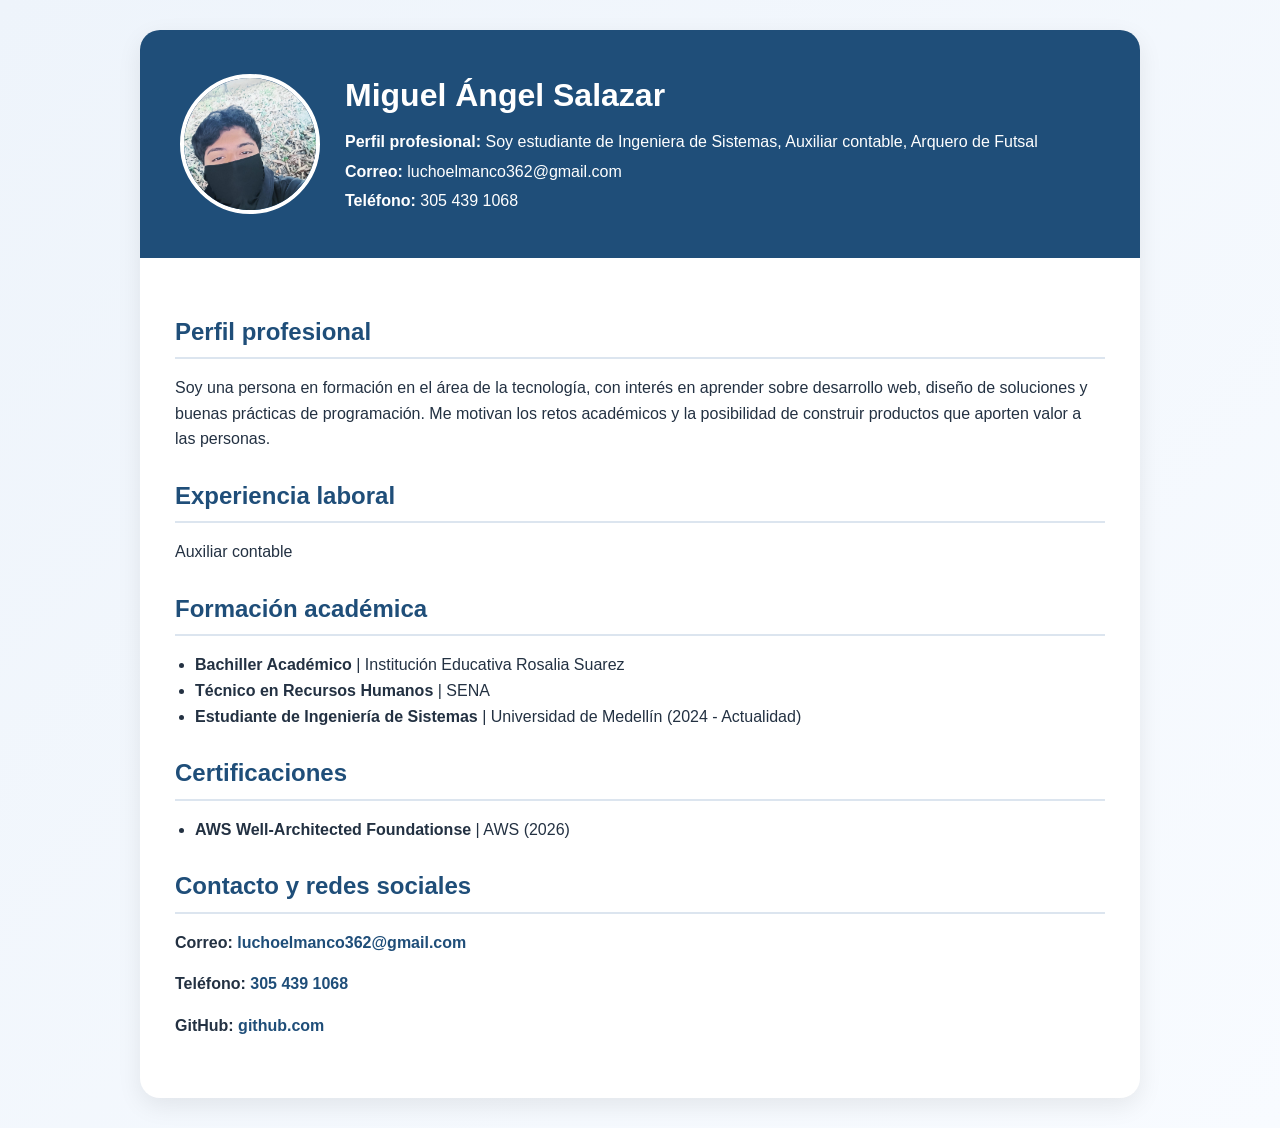
<file: ia/index.html>
<!DOCTYPE html>
<html lang="es">
  <head>
    <meta charset="UTF-8" />
    <meta name="viewport" content="width=device-width, initial-scale=1.0" />
    <title>Hoja de Vida</title>
    <style>
      :root {
        --azul: #1f4e79;
        --gris: #f4f7fa;
        --texto: #233142;
        --borde: #dce5ef;
      }

      * {
        box-sizing: border-box;
      }

      body {
        margin: 0;
        font-family: Arial, Helvetica, sans-serif;
        background: linear-gradient(135deg, #eef4fb, #f8fbff);
        color: var(--texto);
        line-height: 1.6;
      }

      .contenedor {
        max-width: 1000px;
        margin: 30px auto;
        background: white;
        border-radius: 20px;
        box-shadow: 0 8px 24px rgba(0, 0, 0, 0.08);
        overflow: hidden;
      }

      .encabezado {
        background: var(--azul);
        color: white;
        padding: 40px;
        display: flex;
        flex-wrap: wrap;
        align-items: center;
        gap: 25px;
      }

      .foto {
        width: 140px;
        height: 140px;
        border-radius: 50%;
        border: 4px solid white;
        overflow: hidden;
        background: #8fb7db;
        display: flex;
        align-items: center;
        justify-content: center;
      }

      .foto img {
        width: 100%;
        height: 100%;
        object-fit: cover;
        display: block;
      }

      .info h1 {
        margin: 0 0 8px;
        font-size: 32px;
      }

      .info p {
        margin: 4px 0;
      }

      .contenido {
        padding: 35px;
      }

      section {
        margin-bottom: 25px;
      }

      h2 {
        color: var(--azul);
        border-bottom: 2px solid var(--borde);
        padding-bottom: 6px;
        margin-bottom: 12px;
      }

      ul {
        padding-left: 20px;
      }

      .contacto a {
        color: var(--azul);
        text-decoration: none;
        font-weight: bold;
      }

      .contacto a:hover {
        text-decoration: underline;
      }

      .resumen {
        background: var(--gris);
        border: 1px solid var(--borde);
        border-radius: 12px;
        padding: 20px;
      }

      .tabla {
        display: grid;
        grid-template-columns: 1fr 1fr;
        gap: 15px;
      }

      .card {
        background: var(--gris);
        border: 1px solid var(--borde);
        border-radius: 12px;
        padding: 16px;
      }

      .card h3 {
        margin-top: 0;
        color: var(--azul);
      }

      footer {
        text-align: center;
        padding: 20px;
        background: #f7f9fc;
        color: #5b6b7a;
        font-size: 14px;
      }

      @media (max-width: 700px) {
        .tabla {
          grid-template-columns: 1fr;
        }
      }
    </style>
  </head>
  <body>
    <div class="contenedor">
      <header class="encabezado">
        <div class="foto">
          <img class="profile-photo" src="/trabajos-clase/perfil.jpeg" alt="Foto de perfil" />
        </div>
        <div class="info">
          <h1>Miguel Ángel Salazar</h1>
          <p><strong>Perfil profesional:</strong> Soy estudiante de Ingeniera de Sistemas, Auxiliar contable, Arquero de Futsal</p>
          <p><strong>Correo:</strong> luchoelmanco362@gmail.com</p>
          <p><strong>Teléfono:</strong> 305 439 1068</p>
        </div>
      </header>

      <main class="contenido">
        <section>
          <h2>Perfil profesional</h2>
          <p>
            Soy una persona en formación en el área de la tecnología, con interés en aprender sobre desarrollo web,
            diseño de soluciones y buenas prácticas de programación. Me motivan los retos académicos y la posibilidad de
            construir productos que aporten valor a las personas.
          </p>
        </section>

        <section>
          <h2>Experiencia laboral</h2>
          <p>Auxiliar contable</p>
        </section>

        <section>
          <h2>Formación académica</h2>
          <ul>
            <li><strong>Bachiller Académico</strong> | Institución Educativa Rosalia Suarez</li>
            <li><strong>Técnico en Recursos Humanos</strong> | SENA </li>
            <li><strong>Estudiante de Ingeniería de Sistemas</strong> | Universidad de Medellín (2024 - Actualidad)</li>
          </ul>
        </section>

        <section>
          <h2>Certificaciones</h2>
          <ul>
            <li><strong>AWS Well-Architected Foundationse</strong> | AWS (2026)</li>
          </ul>
        </section>

        <section>
          <h2>Contacto y redes sociales</h2>
          <div class="contacto">
            <p><strong>Correo:</strong> <a href="mailto:luchoelmanco362@gmail.com">luchoelmanco362@gmail.com</a></p>
            <p><strong>Teléfono:</strong> <a href="tel:+573054391068">305 439 1068</a></p>
            <p><strong>GitHub:</strong> <a href="https://github.com/Miguel-Angel-Salazar" target="_blank" rel="noopener noreferrer">github.com</a></p>
          </div>
        </section>
</file>
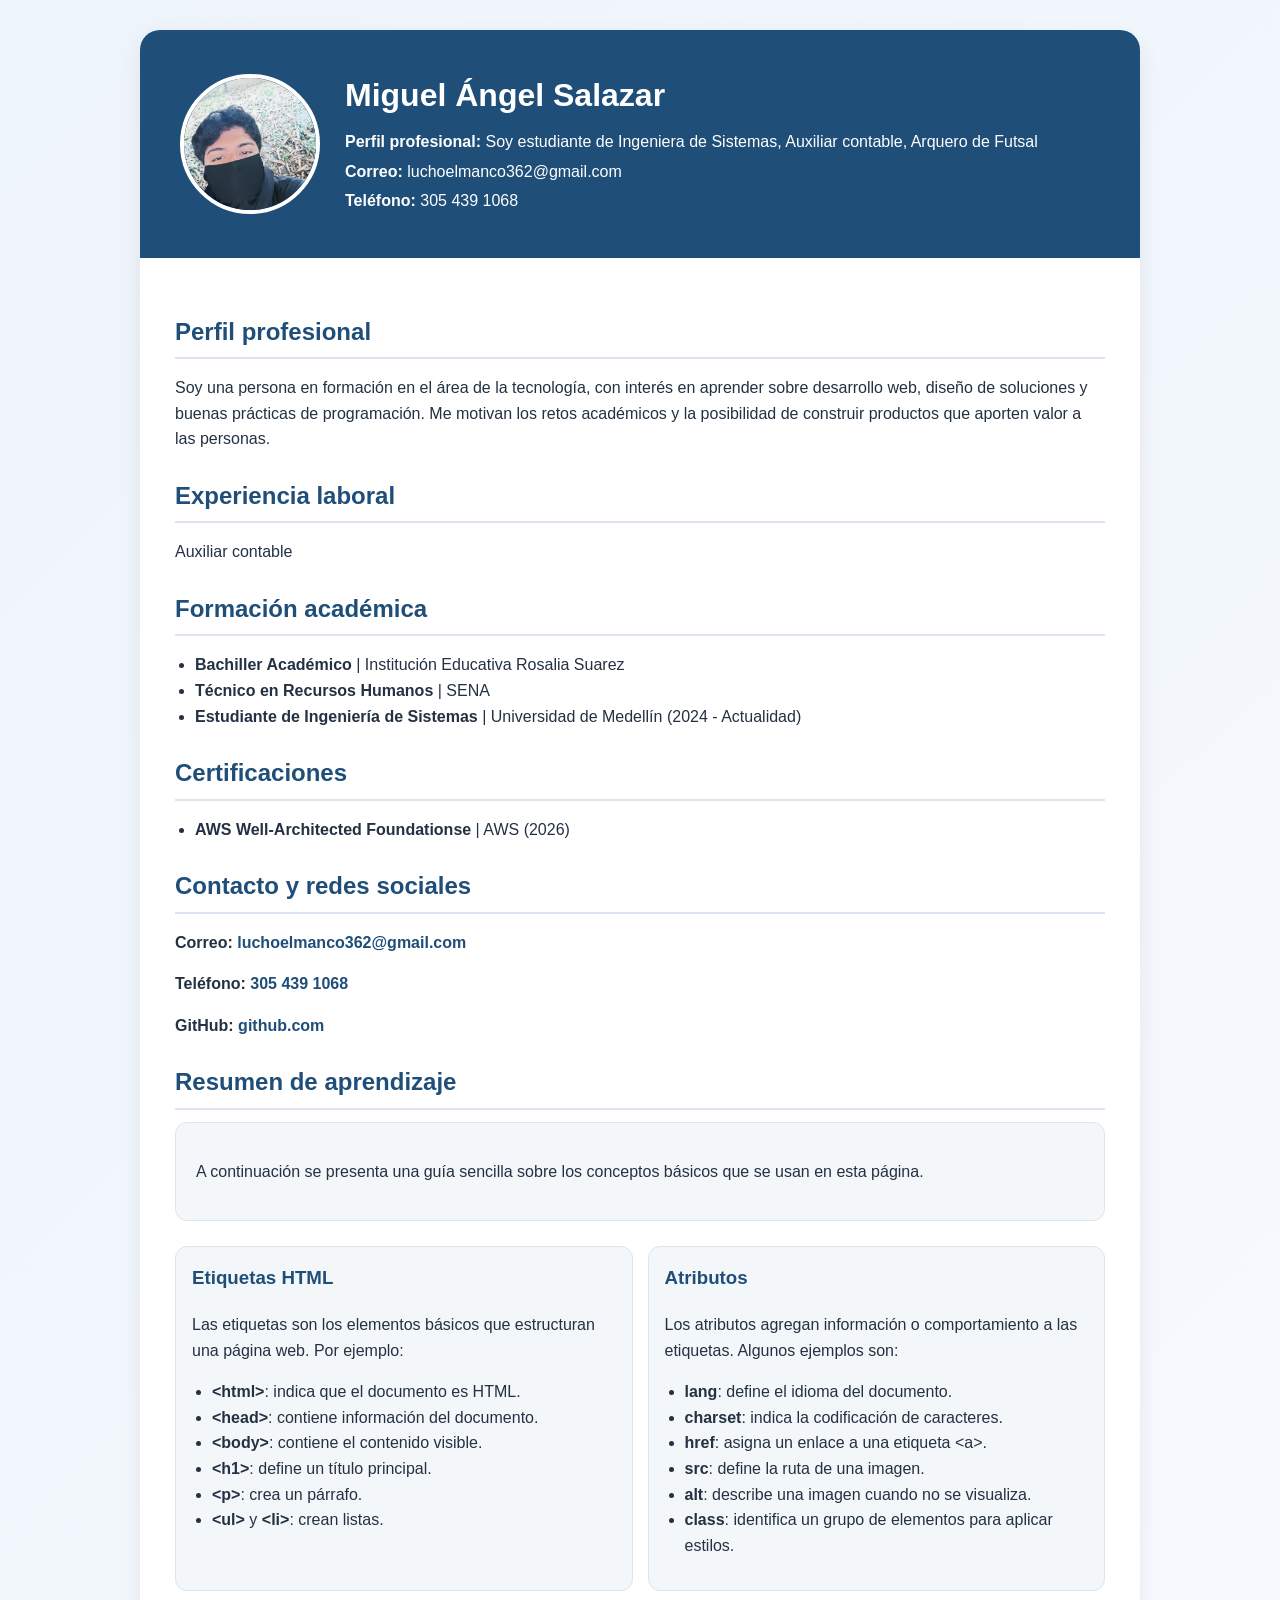
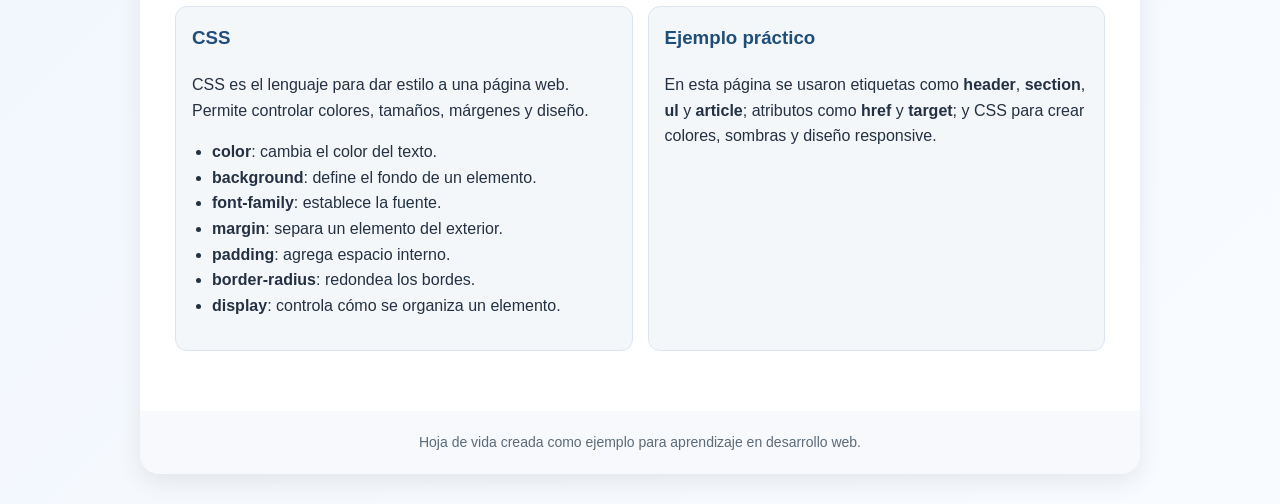
<file: IA/index.html>
<!DOCTYPE html>
<html lang="es">
  <head>
    <meta charset="UTF-8" />
    <meta name="viewport" content="width=device-width, initial-scale=1.0" />
    <title>Hoja de Vida</title>
    <style>
      :root {
        --azul: #1f4e79;
        --gris: #f4f7fa;
        --texto: #233142;
        --borde: #dce5ef;
      }

      * {
        box-sizing: border-box;
      }

      body {
        margin: 0;
        font-family: Arial, Helvetica, sans-serif;
        background: linear-gradient(135deg, #eef4fb, #f8fbff);
        color: var(--texto);
        line-height: 1.6;
      }

      .contenedor {
        max-width: 1000px;
        margin: 30px auto;
        background: white;
        border-radius: 20px;
        box-shadow: 0 8px 24px rgba(0, 0, 0, 0.08);
        overflow: hidden;
      }

      .encabezado {
        background: var(--azul);
        color: white;
        padding: 40px;
        display: flex;
        flex-wrap: wrap;
        align-items: center;
        gap: 25px;
      }

      .foto {
        width: 140px;
        height: 140px;
        border-radius: 50%;
        border: 4px solid white;
        overflow: hidden;
        background: #8fb7db;
        display: flex;
        align-items: center;
        justify-content: center;
      }

      .foto img {
        width: 100%;
        height: 100%;
        object-fit: cover;
        display: block;
      }

      .info h1 {
        margin: 0 0 8px;
        font-size: 32px;
      }

      .info p {
        margin: 4px 0;
      }

      .contenido {
        padding: 35px;
      }

      section {
        margin-bottom: 25px;
      }

      h2 {
        color: var(--azul);
        border-bottom: 2px solid var(--borde);
        padding-bottom: 6px;
        margin-bottom: 12px;
      }

      ul {
        padding-left: 20px;
      }

      .contacto a {
        color: var(--azul);
        text-decoration: none;
        font-weight: bold;
      }

      .contacto a:hover {
        text-decoration: underline;
      }

      .resumen {
        background: var(--gris);
        border: 1px solid var(--borde);
        border-radius: 12px;
        padding: 20px;
      }

      .tabla {
        display: grid;
        grid-template-columns: 1fr 1fr;
        gap: 15px;
      }

      .card {
        background: var(--gris);
        border: 1px solid var(--borde);
        border-radius: 12px;
        padding: 16px;
      }

      .card h3 {
        margin-top: 0;
        color: var(--azul);
      }

      footer {
        text-align: center;
        padding: 20px;
        background: #f7f9fc;
        color: #5b6b7a;
        font-size: 14px;
      }

      @media (max-width: 700px) {
        .tabla {
          grid-template-columns: 1fr;
        }
      }
    </style>
  </head>
  <body>
    <div class="contenedor">
      <header class="encabezado">
        <div class="foto">
          <img class="profile-photo" src="/trabajos-clase/perfil.jpeg" alt="Foto de perfil" />
        </div>
        <div class="info">
          <h1>Miguel Ángel Salazar</h1>
          <p><strong>Perfil profesional:</strong> Soy estudiante de Ingeniera de Sistemas, Auxiliar contable, Arquero de Futsal</p>
          <p><strong>Correo:</strong> luchoelmanco362@gmail.com</p>
          <p><strong>Teléfono:</strong> 305 439 1068</p>
        </div>
      </header>

      <main class="contenido">
        <section>
          <h2>Perfil profesional</h2>
          <p>
            Soy una persona en formación en el área de la tecnología, con interés en aprender sobre desarrollo web,
            diseño de soluciones y buenas prácticas de programación. Me motivan los retos académicos y la posibilidad de
            construir productos que aporten valor a las personas.
          </p>
        </section>

        <section>
          <h2>Experiencia laboral</h2>
          <p>Auxiliar contable</p>
        </section>

        <section>
          <h2>Formación académica</h2>
          <ul>
            <li><strong>Bachiller Académico</strong> | Institución Educativa Rosalia Suarez</li>
            <li><strong>Técnico en Recursos Humanos</strong> | SENA </li>
            <li><strong>Estudiante de Ingeniería de Sistemas</strong> | Universidad de Medellín (2024 - Actualidad)</li>
          </ul>
        </section>

        <section>
          <h2>Certificaciones</h2>
          <ul>
            <li><strong>AWS Well-Architected Foundationse</strong> | AWS (2026)</li>
          </ul>
        </section>

        <section>
          <h2>Contacto y redes sociales</h2>
          <div class="contacto">
            <p><strong>Correo:</strong> <a href="mailto:luchoelmanco362@gmail.com">luchoelmanco362@gmail.com</a></p>
            <p><strong>Teléfono:</strong> <a href="tel:+573054391068">305 439 1068</a></p>
            <p><strong>GitHub:</strong> <a href="https://github.com/Miguel-Angel-Salazar" target="_blank" rel="noopener noreferrer">github.com</a></p>
          </div>
        </section>

        <section>
          <h2>Resumen de aprendizaje</h2>
          <div class="resumen">
            <p>A continuación se presenta una guía sencilla sobre los conceptos básicos que se usan en esta página.</p>
          </div>
        </section>

        <section class="tabla">
          <article class="card">
            <h3>Etiquetas HTML</h3>
            <p>Las etiquetas son los elementos básicos que estructuran una página web. Por ejemplo:</p>
            <ul>
              <li><strong>&lt;html&gt;</strong>: indica que el documento es HTML.</li>
              <li><strong>&lt;head&gt;</strong>: contiene información del documento.</li>
              <li><strong>&lt;body&gt;</strong>: contiene el contenido visible.</li>
              <li><strong>&lt;h1&gt;</strong>: define un título principal.</li>
              <li><strong>&lt;p&gt;</strong>: crea un párrafo.</li>
              <li><strong>&lt;ul&gt;</strong> y <strong>&lt;li&gt;</strong>: crean listas.</li>
            </ul>
          </article>

          <article class="card">
            <h3>Atributos</h3>
            <p>Los atributos agregan información o comportamiento a las etiquetas. Algunos ejemplos son:</p>
            <ul>
              <li><strong>lang</strong>: define el idioma del documento.</li>
              <li><strong>charset</strong>: indica la codificación de caracteres.</li>
              <li><strong>href</strong>: asigna un enlace a una etiqueta &lt;a&gt;.</li>
              <li><strong>src</strong>: define la ruta de una imagen.</li>
              <li><strong>alt</strong>: describe una imagen cuando no se visualiza.</li>
              <li><strong>class</strong>: identifica un grupo de elementos para aplicar estilos.</li>
            </ul>
          </article>

          <article class="card">
            <h3>CSS</h3>
            <p>CSS es el lenguaje para dar estilo a una página web. Permite controlar colores, tamaños, márgenes y diseño.</p>
            <ul>
              <li><strong>color</strong>: cambia el color del texto.</li>
              <li><strong>background</strong>: define el fondo de un elemento.</li>
              <li><strong>font-family</strong>: establece la fuente.</li>
              <li><strong>margin</strong>: separa un elemento del exterior.</li>
              <li><strong>padding</strong>: agrega espacio interno.</li>
              <li><strong>border-radius</strong>: redondea los bordes.</li>
              <li><strong>display</strong>: controla cómo se organiza un elemento.</li>
            </ul>
          </article>

          <article class="card">
            <h3>Ejemplo práctico</h3>
            <p>En esta página se usaron etiquetas como <strong>header</strong>, <strong>section</strong>, <strong>ul</strong> y <strong>article</strong>; atributos como <strong>href</strong> y <strong>target</strong>; y CSS para crear colores, sombras y diseño responsive.</p>
          </article>
        </section>
      </main>

      <footer>
        Hoja de vida creada como ejemplo para aprendizaje en desarrollo web.
      </footer>
    </div>
  </body>
</html>
</file>
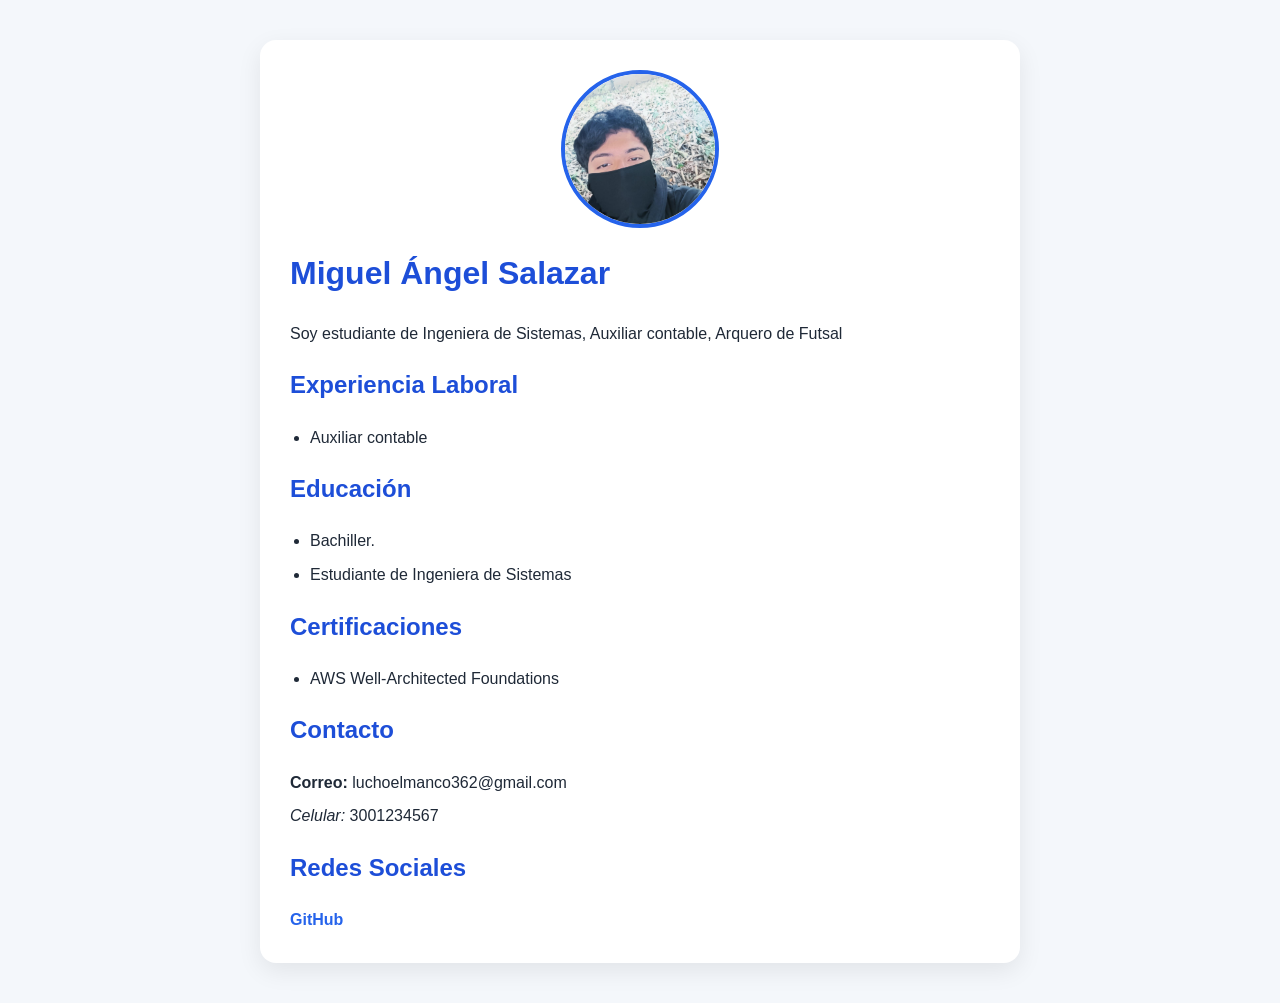
<file: trabajos-clase/index.html>
<!DOCTYPE html>
<html lang="es">
<head>
    <meta charset="UTF-8">
    <meta name="viewport" content="width=device-width, initial-scale=1.0">
    <title>CV</title>
    <link rel="stylesheet" href="global.css">
</head>
<body>
    <div class="container">
        <img class="profile-photo" src="/trabajos-clase/perfil.jpeg" alt="Foto de perfil">

        <h1>Miguel Ángel Salazar</h1>

    <p>
        Soy estudiante de Ingeniera de Sistemas, Auxiliar contable, Arquero de Futsal
    </p>


    <h2>Experiencia Laboral</h2>
    <ul>
        <li> Auxiliar contable</li>
    </ul>

    
    <h2>Educación</h2>
    <ul>
        <li>Bachiller.</li>
        <li>Estudiante de Ingeniera de Sistemas</li>
    </ul>

    
    <h2>Certificaciones</h2>
    <ul>
        <li>AWS Well-Architected Foundations </li>
    </ul>

    
    <h2>Contacto</h2>
    <p><b>Correo:</b> luchoelmanco362@gmail.com</p>
    <p><i>Celular:</i> 3001234567</p>

    <h2>Redes Sociales</h2>
    <a class="link" href="https://github.com/Miguel-Angel-Salazar" target="_blank">GitHub</a>
    </div>
</body>
</html>
</file>
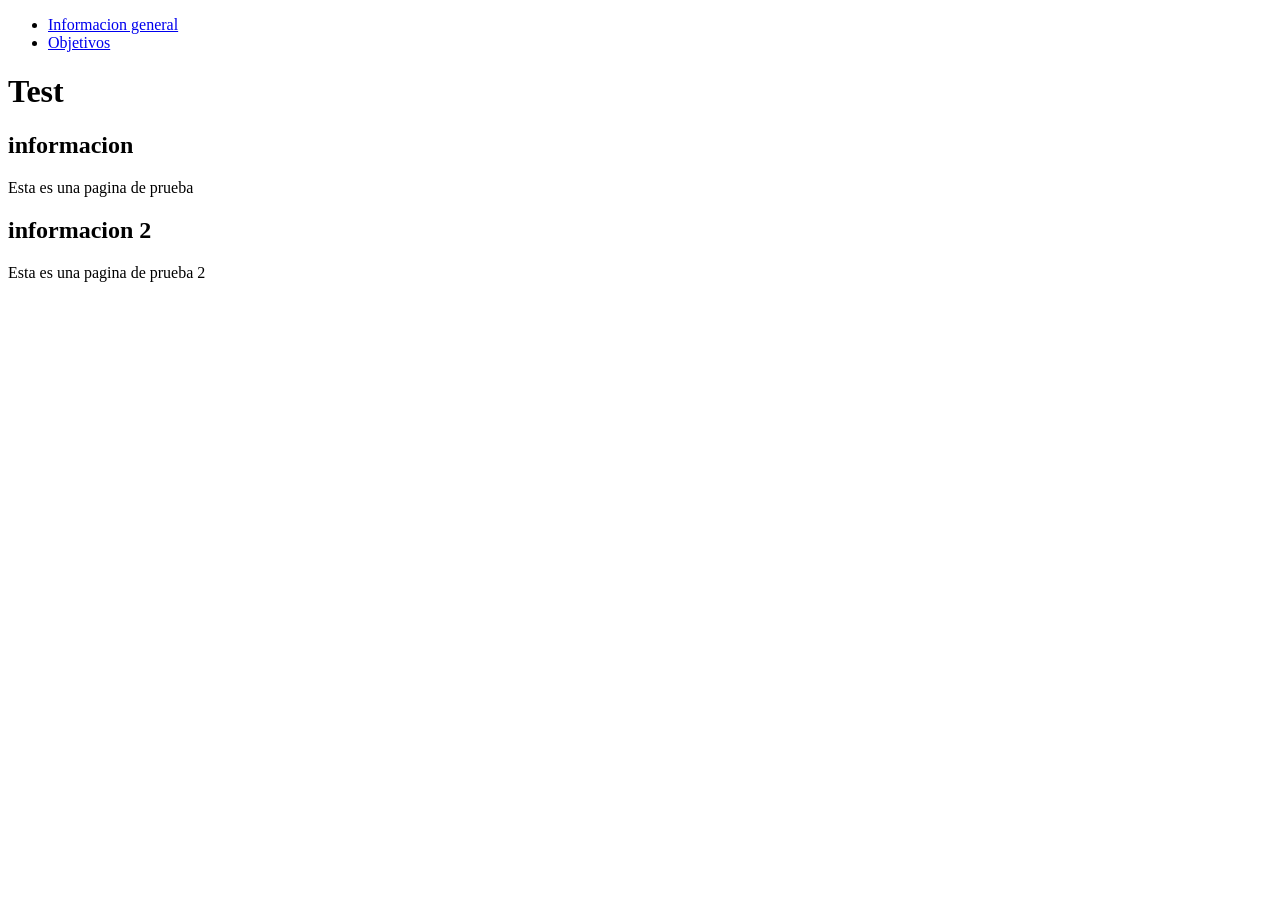
<file: trabajos-clase/test.html>
<!DOCTYPE html>
<html lang="en">
<head>
    <meta charset="UTF-8">
    <meta name="viewport" content="width=device-width, initial-scale=1.0">
    <title>Test</title>
</head>
<body>
    <header>
        <nav>
            <ul>
                <li><a href="#general"> Informacion general</a></li>
                <li><a href="#objetivos">Objetivos</a></li>
            </ul>
        </nav>
    </header>
    <main>
        <h1>Test</h1>
        <section id = "genereral">
            <h2>informacion </h2>
            <p>Esta es una pagina de prueba</p>
        </section>
        <section id="objetivos">
            <h2>informacion 2</h2>
            <p>Esta es una pagina de prueba 2</p>
        </section>
    </main>
</body>
</html>
</file>
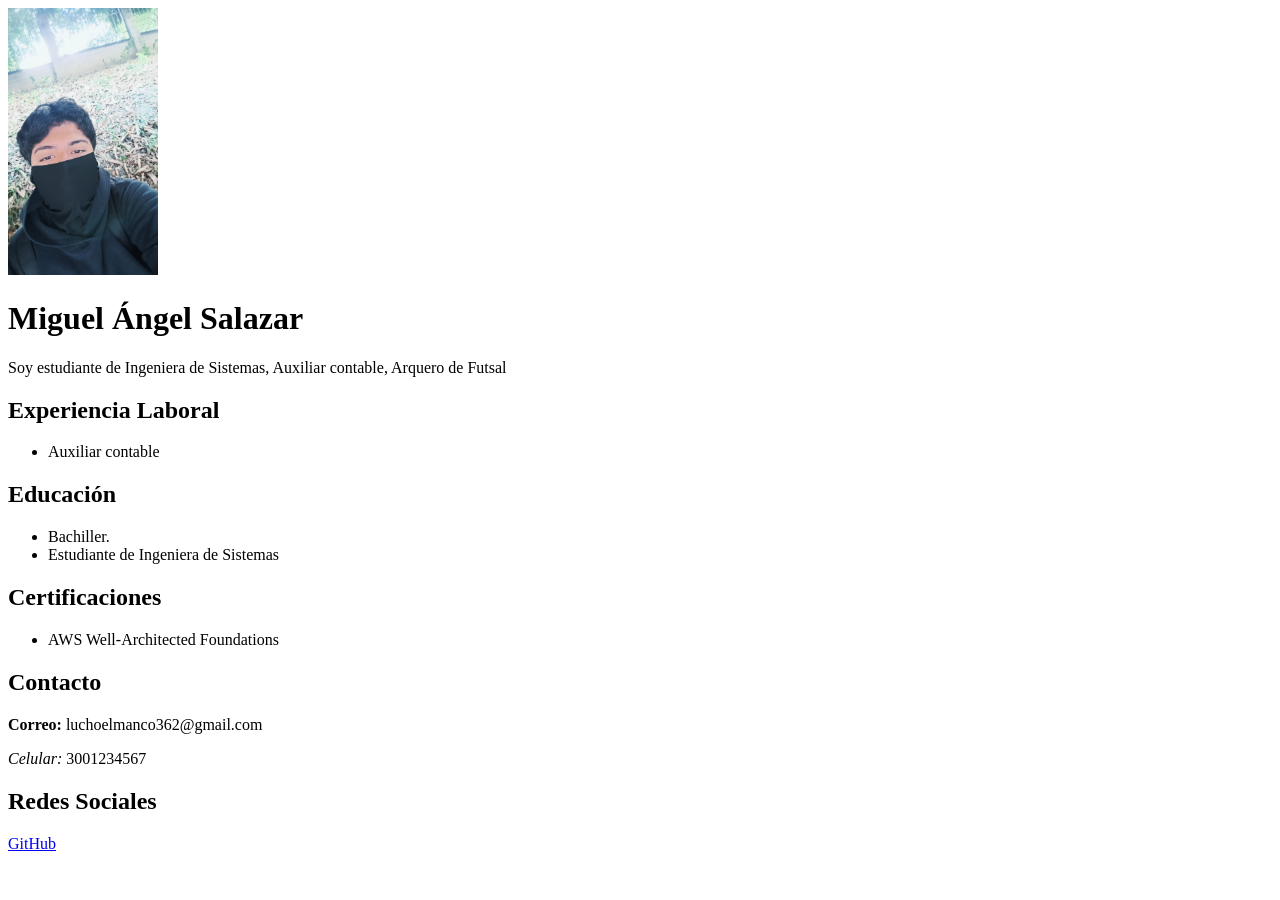
<file: Trabajos_clase/CV.html>
<!DOCTYPE html>
<html lang="es">
<head>
    <meta charset="UTF-8">
    <meta name="viewport" content="width=device-width, initial-scale=1.0">
    <title>CV</title>
</head>
<body>

    <img src="perfil.jpeg" alt="Foto de perfil" width="150">

    <h1>Miguel Ángel Salazar </h1>

    <p>
        Soy estudiante de Ingeniera de Sistemas, Auxiliar contable, Arquero de Futsal
    </p>


    <h2>Experiencia Laboral</h2>
    <ul>
        <li> Auxiliar contable</li>
    </ul>

    
    <h2>Educación</h2>
    <ul>
        <li>Bachiller.</li>
        <li>Estudiante de Ingeniera de Sistemas</li>
    </ul>

    
    <h2>Certificaciones</h2>
    <ul>
        <li>AWS Well-Architected Foundations </li>
    </ul>

    
    <h2>Contacto</h2>
    <p><b>Correo:</b> luchoelmanco362@gmail.com</p>
    <p><i>Celular:</i> 3001234567</p>

    <h2>Redes Sociales</h2>
    <a href="https://github.com/Miguel-Angel-Salazar" target="_blank">GitHub</a>

</body>
</html>
</file>
<file: trabajos-clase/global.css>
body {
    margin: 0;
    padding: 40px 20px;
    font-family: Arial, Helvetica, sans-serif;
    background: #f4f7fb;
    color: #1f2937;
    line-height: 1.6;
}

.container {
    max-width: 700px;
    margin: 0 auto;
    padding: 30px;
    background: #ffffff;
    border-radius: 16px;
    box-shadow: 0 8px 24px rgba(0, 0, 0, 0.08);
}

.profile-photo {
    display: block;
    width: 150px;
    height: 150px;
    margin: 0 auto 20px;
    object-fit: cover;
    border-radius: 50%;
    border: 4px solid #2563eb;
}

h1, h2 {
    color: #1d4ed8;
    margin-top: 20px;
}

p, li {
    margin: 8px 0;
}

ul {
    padding-left: 20px;
}

.link {
    text-decoration: none;
    color: #2563eb;
    font-weight: 600;
}

.link:hover {
    text-decoration: underline;
}
</file>
